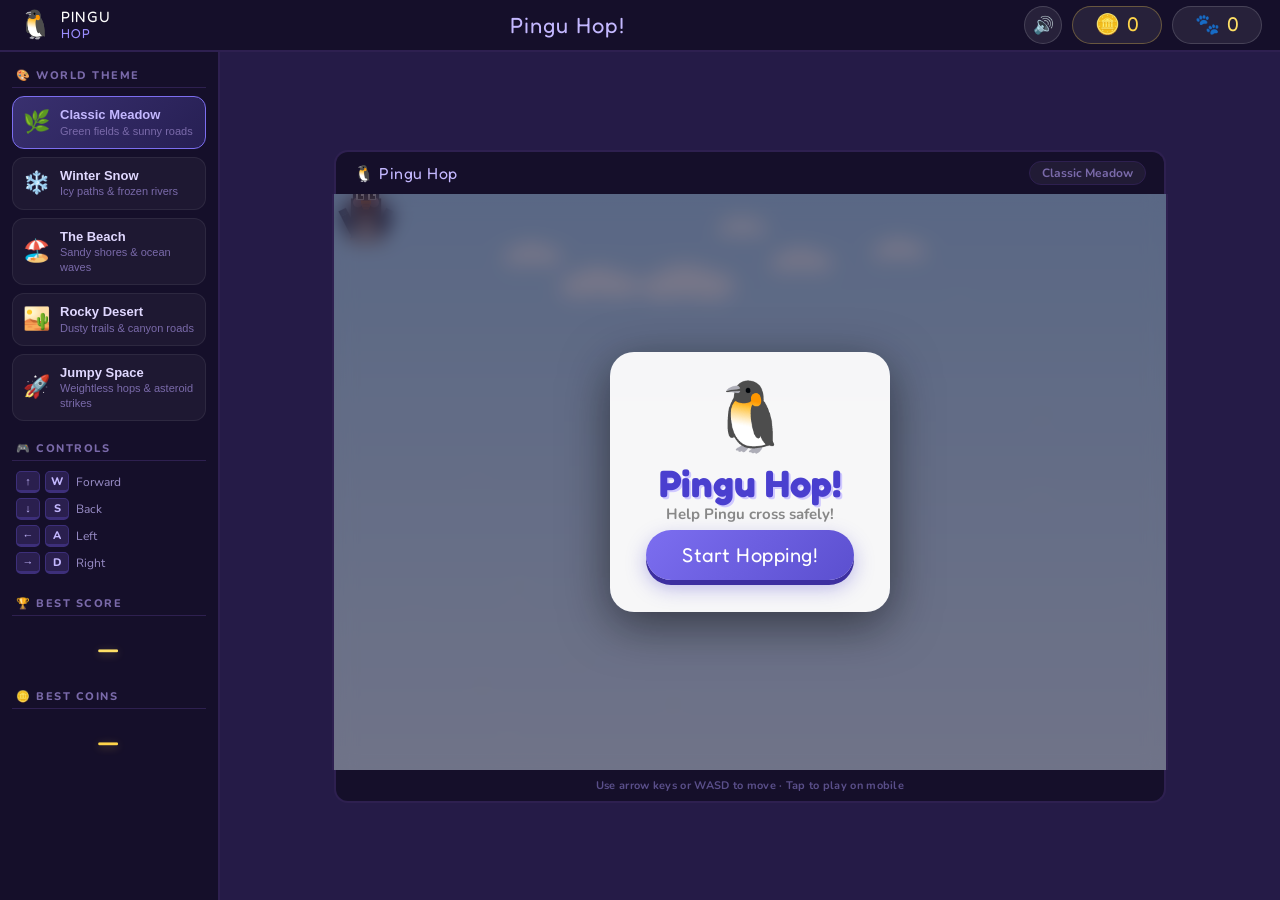
<file: crossy-road/index.html>
<!DOCTYPE html>
<html lang="en">
<head>
  <meta charset="UTF-8" />
  <meta name="viewport" content="width=device-width, initial-scale=1.0" />
  <title>Pingu Hop 🐧</title>
  <link rel="stylesheet" href="style.css" />
</head>
<body>

  <!-- ── App Shell ───────────────────────────── -->
  <div id="app">

    <!-- ── Top Bar ──────────────────────────── -->
    <header id="topbar">
      <div id="topbar-logo">
        <span class="logo-icon">🐧</span>
        <span class="logo-text">PINGU<br><span class="logo-sub">HOP</span></span>
      </div>
      <div id="topbar-title">Pingu Hop!</div>
      <div id="topbar-score-wrap">
        <button id="mute-btn" type="button" title="Mute/unmute music">🔊</button>
        <div id="topbar-coins">🪙 <span id="coins">0</span></div>
        <div id="topbar-score">🐾 <span id="score">0</span></div>
      </div>
    </header>

    <!-- ── Main Content ─────────────────────── -->
    <div id="main">

      <!-- ── Left Sidebar ───────────────────── -->
      <aside id="sidebar">
        <div class="sidebar-section">
          <div class="sidebar-heading">🎨 World Theme</div>

          <button class="theme-btn active" data-theme="default">
            <span class="theme-icon">🌿</span>
            <div class="theme-info">
              <div class="theme-name">Classic Meadow</div>
              <div class="theme-desc">Green fields &amp; sunny roads</div>
            </div>
          </button>

          <button class="theme-btn" data-theme="winter">
            <span class="theme-icon">❄️</span>
            <div class="theme-info">
              <div class="theme-name">Winter Snow</div>
              <div class="theme-desc">Icy paths &amp; frozen rivers</div>
            </div>
          </button>

          <button class="theme-btn" data-theme="beach">
            <span class="theme-icon">🏖️</span>
            <div class="theme-info">
              <div class="theme-name">The Beach</div>
              <div class="theme-desc">Sandy shores &amp; ocean waves</div>
            </div>
          </button>

          <button class="theme-btn" data-theme="desert">
            <span class="theme-icon">🏜️</span>
            <div class="theme-info">
              <div class="theme-name">Rocky Desert</div>
              <div class="theme-desc">Dusty trails &amp; canyon roads</div>
            </div>
          </button>

          <button class="theme-btn" data-theme="space">
            <span class="theme-icon">🚀</span>
            <div class="theme-info">
              <div class="theme-name">Jumpy Space</div>
              <div class="theme-desc">Weightless hops &amp; asteroid strikes</div>
            </div>
          </button>
        </div>

        <div class="sidebar-section">
          <div class="sidebar-heading">🎮 Controls</div>
          <div class="controls-grid">
            <div class="ctrl-row">
              <kbd>↑</kbd><kbd>W</kbd> <span>Forward</span>
            </div>
            <div class="ctrl-row">
              <kbd>↓</kbd><kbd>S</kbd> <span>Back</span>
            </div>
            <div class="ctrl-row">
              <kbd>←</kbd><kbd>A</kbd> <span>Left</span>
            </div>
            <div class="ctrl-row">
              <kbd>→</kbd><kbd>D</kbd> <span>Right</span>
            </div>
          </div>
        </div>

        <div class="sidebar-section">
          <div class="sidebar-heading">🏆 Best Score</div>
          <div id="sidebar-highscore">—</div>
        </div>

        <div class="sidebar-section">
          <div class="sidebar-heading">🪙 Best Coins</div>
          <div id="sidebar-best-coins" class="stat-gold">—</div>
        </div>
      </aside>

      <!-- ── Game Frame ──────────────────────── -->
      <div id="game-frame">
        <!-- Title bar mimicking the Crossy Road chrome -->
        <div id="frame-titlebar">
          <span id="frame-game-title">🐧 Pingu Hop</span>
          <span id="frame-theme-label">Classic Meadow</span>
        </div>

        <!-- The actual game -->
        <div id="game-container">
          <canvas id="gameCanvas"></canvas>

          <!-- Start Screen -->
          <div id="start-screen" class="screen">
            <div class="screen-content">
              <div class="penguin-logo">🐧</div>
              <h1>Pingu Hop!</h1>
              <p class="subtitle">Help Pingu cross safely!</p>
              <button id="start-btn" class="btn">Start Hopping!</button>
            </div>
          </div>

          <!-- Game Over Screen -->
          <div id="gameover-screen" class="screen hidden">
            <div class="screen-content">
              <div class="penguin-logo sad">🐧</div>
              <h1>Oh no!</h1>
              <p id="gameover-reason" class="subtitle"></p>
              <div class="score-display-final">
                <p>You crossed</p>
                <div id="final-score">0</div>
                <p>lanes!</p>
              </div>
              <div id="high-score-display" class="high-score"></div>
              <div class="score-display-final coins-final">
                <p>🪙 Coins collected</p>
                <div id="final-coins">0</div>
              </div>
              <div id="high-coins-display" class="high-score"></div>
              <button id="restart-btn" class="btn">Try Again!</button>
            </div>
          </div>
        </div>

        <!-- Bottom bar -->
        <div id="frame-bottombar">
          <span>Use arrow keys or WASD to move · Tap to play on mobile</span>
        </div>
      </div>

    </div><!-- /main -->
  </div><!-- /app -->

  <script src="game.js"></script>
</body>
</html>
</file>
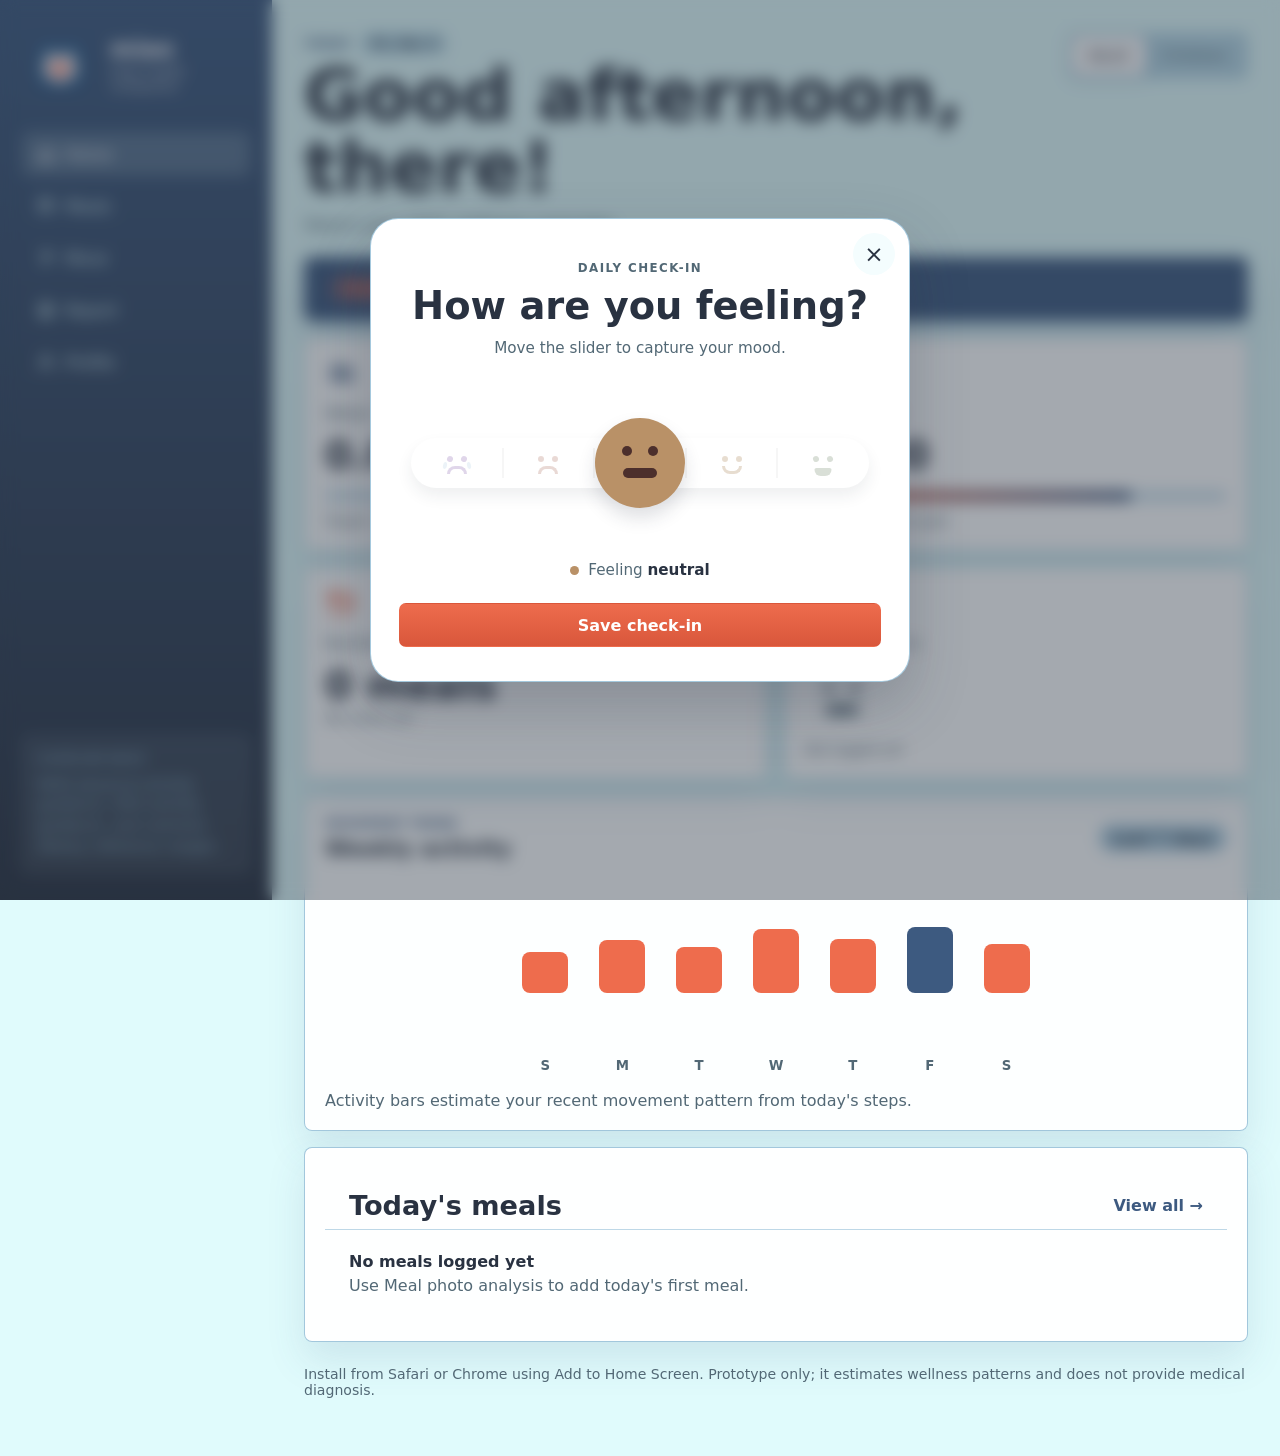
<file: Health tracker/index.html>
<!doctype html>
<html lang="en">
  <head>
    <meta charset="utf-8" />
    <meta name="viewport" content="width=device-width, initial-scale=1, viewport-fit=cover" />
    <meta name="theme-color" content="#3d5a80" />
    <meta name="apple-mobile-web-app-capable" content="yes" />
    <meta name="apple-mobile-web-app-status-bar-style" content="black-translucent" />
    <meta name="apple-mobile-web-app-title" content="miao" />
    <title>miao</title>
    <link rel="icon" href="./miao-logo.png" type="image/png" />
    <link rel="apple-touch-icon" href="./miao-logo.png" />
    <link rel="manifest" href="./manifest.webmanifest" />
    <link rel="stylesheet" href="./styles.css" />
  </head>
  <body>
    <div class="app-shell">
      <aside class="sidebar" aria-label="Main navigation">
        <div class="brand">
          <img class="brand-logo" src="./miao-logo.png" alt="" />
          <div class="brand-copy">
            <strong>miao</strong>
            <span>Daily health companion</span>
          </div>
        </div>
        <nav>
          <a href="#dashboard" class="active" data-tab="dashboard" data-child-icon="⌂">
            <svg viewBox="0 0 24 24" aria-hidden="true"><path d="M4 11.5 12 5l8 6.5V20a1 1 0 0 1-1 1h-5v-6h-4v6H5a1 1 0 0 1-1-1v-8.5Z" /></svg>
            <span>Home</span>
          </a>
          <a href="#meals" data-tab="meals" data-child-icon="♡">
            <svg viewBox="0 0 24 24" aria-hidden="true"><path d="M5 3v18M9 3v7a4 4 0 0 1-4 4M14 3v18M14 3c4 1.8 5.8 4.8 5.8 9.2 0 2.8-1.7 4.8-5.8 5.8" /></svg>
            <span>Meals</span>
          </a>
          <a href="#movement" data-tab="movement" data-child-icon="🐾">
            <svg viewBox="0 0 24 24" aria-hidden="true"><path d="M7 21c1.8-2.4 2.9-4.6 3.2-6.7M13.5 9.5l-3.1 4.8M6.5 9l3-4.5L14 6l3 3.5M14 6l-1.6 3.2 3.4 1.7L19 16M16 3.4h.1" /></svg>
            <span>Move</span>
          </a>
          <a href="#report" data-tab="report" data-child-icon="★">
            <svg viewBox="0 0 24 24" aria-hidden="true"><path d="M5 19V5a1 1 0 0 1 1-1h9l4 4v11a1 1 0 0 1-1 1H6a1 1 0 0 1-1-1Z" /><path d="M14 4v5h5M8 14h8M8 17h5" /></svg>
            <span>Report</span>
          </a>
          <a href="#profile" data-tab="profile" data-child-icon="☻">
            <svg viewBox="0 0 24 24" aria-hidden="true"><path d="M12 12a4 4 0 1 0 0-8 4 4 0 0 0 0 8ZM4 21a8 8 0 0 1 16 0" /></svg>
            <span>Profile</span>
          </a>
        </nav>
        <div class="standards">
          <span>Guideline basis</span>
          <p>WHO physical activity guidance, HHS activity guidance, and common dietary reference ranges.</p>
        </div>
      </aside>

      <main>
        <div class="install-banner" id="installBanner" hidden>
          <div>
            <strong>Install miao</strong>
            <span>Use it like a phone app, even offline.</span>
          </div>
          <button class="secondary" id="installApp">Install</button>
        </div>

        <section id="dashboard" class="app-page active" data-page="dashboard">
          <div class="topbar dashboard-topbar">
            <div>
              <p class="eyebrow today-line">Today <span id="todayDate">--</span></p>
              <h1 id="dashboardGreeting">Good day</h1>
              <p class="dashboard-subtitle">Here's your daily wellness overview.</p>
            </div>
            <div class="mode-switch" role="group" aria-label="Health mode">
              <button class="segmented active" data-mode="adult">Adult</button>
              <button class="segmented" data-mode="child">Children</button>
            </div>
          </div>

          <section class="wellness-hero" aria-label="Wellness journey">
            <span class="hero-pill">Your wellness journey</span>
          </section>

          <section class="summary-grid dashboard-summary" aria-label="Daily summary">
            <article class="metric dashboard-card water-card">
              <span class="metric-icon" aria-hidden="true">
                <svg viewBox="0 0 24 24">
                  <path d="M8.5 3.8C6.3 6.5 4.8 8.9 4.8 12a3.7 3.7 0 0 0 7.4 0c0-3.1-1.5-5.5-3.7-8.2Z" />
                  <path d="M16.2 6.2c-1.9 2.3-3.2 4.4-3.2 7.1a3.2 3.2 0 0 0 6.4 0c0-2.7-1.3-4.8-3.2-7.1Z" />
                  <path d="M7 12.5a2 2 0 0 0 2 1.8" />
                </svg>
              </span>
              <span class="metric-label" data-adult-label="Water intake" data-child-label="Water sips">Water intake</span>
              <strong id="waterSummary">0.0 L</strong>
              <div class="metric-progress"><i id="waterProgress"></i></div>
              <small id="waterTarget">Target 2.7 L</small>
            </article>
            <article class="metric dashboard-card steps-card">
              <span class="metric-icon" aria-hidden="true">
                <svg viewBox="0 0 24 24">
                  <path d="M7.6 13.3c-1.3.2-2.4 1.6-2.2 3.2.2 1.3 1 2.1 2.1 2 1.3-.1 2.3-1.5 2.1-3.1-.1-1.3-.9-2.2-2-2.1Z" />
                  <path d="M6.9 9.8c-.7.1-1.2.7-1.1 1.4.1.6.5 1 1.1.9.7-.1 1.2-.7 1.1-1.4-.1-.6-.5-1-1.1-.9Z" />
                  <path d="M16.5 4.7c1.3.2 2.4 1.6 2.2 3.2-.2 1.3-1 2.1-2.1 2-1.3-.1-2.3-1.5-2.1-3.1.1-1.3.9-2.2 2-2.1Z" />
                  <path d="M17.1 12.1c.7.1 1.2.7 1.1 1.4-.1.6-.5 1-1.1.9-.7-.1-1.2-.7-1.1-1.4.1-.6.5-1 1.1-.9Z" />
                </svg>
              </span>
              <span class="metric-label" data-adult-label="Steps today" data-child-label="Paws today">Steps today</span>
              <strong id="stepSummary">0 steps</strong>
              <div class="metric-progress"><i id="stepProgress"></i></div>
              <small id="stepGoalLabel">Personal activity goal</small>
            </article>
            <article class="metric dashboard-card nutrition-card">
              <span class="metric-icon" aria-hidden="true">
                <svg viewBox="0 0 24 24">
                  <path d="M6 3v8" />
                  <path d="M4 3v4.8a2 2 0 0 0 4 0V3" />
                  <path d="M6 11v10" />
                  <path d="M15 3v18" />
                  <path d="M15 3c3.2 1.4 4.8 3.9 4.8 7.5 0 2.3-1.4 4-4.8 4.7" />
                </svg>
              </span>
              <span class="metric-label" data-adult-label="Nutrition" data-child-label="Yummy fuel">Nutrition</span>
              <strong id="mealCountSummary">0 meals</strong>
              <small id="foodBalanceText">No meals yet</small>
            </article>
            <article class="metric dashboard-card wellness-card">
              <span class="metric-icon" aria-hidden="true">
                <svg viewBox="0 0 24 24">
                  <path d="M3 12h3l2-5 3.5 10 2.5-6h3" />
                  <path d="M17.2 10.8c.8-1.5 3.8-1.3 3.8 1.6 0 2.5-3 4.7-5.3 6.3-1.1-.8-2.6-1.9-3.8-3.2" />
                </svg>
              </span>
              <span class="metric-label" data-adult-label="Mood check-in" data-child-label="Mood check-in">Mood check-in</span>
              <strong id="scoreSummary">--</strong>
              <small id="scoreNote">Generate a report</small>
            </article>
          </section>

          <section class="panel weekly-activity" aria-label="Weekly activity">
            <div class="panel-title">
              <div>
                <p class="eyebrow">Movement trend</p>
                <h2>Weekly activity</h2>
              </div>
              <span class="range-pill">Last 7 days</span>
            </div>
            <div class="activity-bars" id="weeklyActivityBars">
              <span style="--level: 42%"><i></i><small>S</small></span>
              <span style="--level: 62%"><i></i><small>M</small></span>
              <span style="--level: 50%"><i></i><small>T</small></span>
              <span style="--level: 78%"><i></i><small>W</small></span>
              <span style="--level: 58%"><i></i><small>T</small></span>
              <span class="active" style="--level: 70%"><i></i><small>F</small></span>
              <span style="--level: 54%"><i></i><small>S</small></span>
            </div>
            <p class="weekly-note">Activity bars estimate your recent movement pattern from today's steps.</p>
          </section>

          <section class="panel dashboard-meals" aria-label="Today's meals">
            <div class="dashboard-meals-header">
              <h2>Today's meals</h2>
              <a href="#meals">View all <span aria-hidden="true">→</span></a>
            </div>
            <div id="dashboardMealsList" class="dashboard-meals-list">
              <div class="dashboard-empty-meal">
                <strong>No meals logged yet</strong>
                <span>Use Meal photo analysis to add today's first meal.</span>
              </div>
            </div>
          </section>

        </section>

        <section id="profile" class="app-page" data-page="profile">
          <div class="topbar">
            <div>
              <p class="eyebrow">Personal details</p>
              <h1>Profile</h1>
            </div>
          </div>

          <article class="panel profile-panel">
            <div class="panel-title">
              <div>
                <p class="eyebrow">Setup</p>
                <h2>Edit your information</h2>
              </div>
            </div>
            <form id="profileForm" class="form-grid">
              <label>Name
                <input id="fullName" type="text" autocomplete="name" placeholder="Your name" />
              </label>
              <label>Height
                <span><input id="height" type="number" min="80" max="230" value="170" /> cm</span>
              </label>
              <label>Weight
                <span><input id="weight" type="number" min="20" max="250" value="65" /> kg</span>
              </label>
              <label>Age
                <span><input id="age" type="number" min="3" max="100" value="30" /> yrs</span>
              </label>
              <label>Sex
                <select id="sex">
                  <option value="female">Female</option>
                  <option value="male">Male</option>
                </select>
              </label>
              <button class="secondary" type="submit">Save profile</button>
            </form>
          </article>
        </section>

        <section id="meals" class="app-page panel" data-page="meals">
          <div class="panel-title meal-hero-title">
            <div>
              <p class="eyebrow">Food intelligence</p>
              <h2>Scan your meal</h2>
              <p class="meal-page-copy">Upload a meal photo, let AI identify ingredients, then edit portions before saving to your diary.</p>
            </div>
            <button class="secondary" id="clearMeals">Clear meals</button>
          </div>
          <div class="meal-layout">
            <div class="upload-zone scan-zone">
              <input id="mealPhoto" type="file" accept="image/*" capture="environment" />
              <img id="mealPreview" alt="" />
              <div class="scanner-frame" aria-hidden="true">
                <span></span><span></span><span></span><span></span>
              </div>
              <div class="scan-caption" aria-hidden="true">Align food inside the scanner</div>
              <div id="uploadHint">
                <svg viewBox="0 0 24 24" aria-hidden="true"><path d="M4 16.5V19a1 1 0 0 0 1 1h14a1 1 0 0 0 1-1v-2.5M16 8l-4-4-4 4M12 4v12" /></svg>
                <strong>Add a food photo</strong>
                <span>Tap here or drop a JPEG, PNG, or WebP under 8 MB.</span>
              </div>
            </div>
            <form id="mealForm" class="meal-form">
              <section class="meal-water-card" aria-label="Water logging in meals">
                <div>
                  <p class="eyebrow">Hydration</p>
                  <h3>Log water with meals</h3>
                  <strong id="mealWaterSummary">0.0 L</strong>
                  <small id="mealWaterTarget">Target 2.7 L</small>
                </div>
                <div class="meal-water-visual">
                  <div class="mini-bottle" id="mealWaterBottle" aria-hidden="true">
                    <div class="pour-stream"></div>
                    <div id="mealWaterFill"><span class="water-wave"></span></div>
                  </div>
                  <div class="meal-water-controls">
                    <label for="mealWaterAmount">Add water</label>
                    <div class="inline-control">
                      <input id="mealWaterAmount" type="number" min="50" max="2000" step="50" value="250" />
                      <span>ml</span>
                    </div>
                    <div class="meal-water-actions">
                      <button id="mealAddWater" class="primary" type="button">Add drink</button>
                      <button id="mealResetWater" class="secondary" type="button">Reset</button>
                    </div>
                  </div>
                </div>
              </section>
              <div class="ai-status" id="aiStatus">
                <strong>Waiting for photo</strong>
                <span>Choose a valid image, then scan the visible foods.</span>
              </div>
              <button class="primary scan-meal-button" id="detectFoodButton" type="button" disabled>
                <svg viewBox="0 0 24 24" aria-hidden="true"><path d="M4 8V5a1 1 0 0 1 1-1h3M16 4h3a1 1 0 0 1 1 1v3M20 16v3a1 1 0 0 1-1 1h-3M8 20H5a1 1 0 0 1-1-1v-3" /><path d="M8 12h8M12 8v8" /></svg>
                Scan Meal
              </button>
              <div class="analysis-result" id="analysisResult" hidden></div>
              <div class="save-meal-controls">
                <label>Date
                  <input id="mealDate" type="date" />
                </label>
                <label>Meal name
                  <input id="mealName" type="text" list="mealNameOptions" placeholder="Lunch" />
                  <datalist id="mealNameOptions">
                    <option value="Breakfast"></option>
                    <option value="Lunch"></option>
                    <option value="Dinner"></option>
                    <option value="Snack"></option>
                  </datalist>
                </label>
              </div>
              <button class="primary" id="addMealButton" type="submit" disabled>Save Meal</button>
            </form>
          </div>
          <div class="history-toolbar">
            <div>
              <p class="eyebrow">Meal history</p>
              <h2>Saved meals</h2>
            </div>
            <button class="secondary" id="loadOlderDays" type="button">Load older days</button>
          </div>
          <div id="historyStatus" class="history-status">Loading meal history...</div>
          <div id="mealHistory" class="history-list"></div>
          <div id="mealList" class="records" hidden></div>
        </section>

        <section id="movement" class="app-page" data-page="movement">
          <div class="topbar">
            <div>
              <p class="eyebrow">Movement</p>
              <h1>Activity</h1>
            </div>
          </div>
          <div class="work-grid">
          <article class="panel">
            <div class="panel-title">
              <div>
                <p class="eyebrow">Apple Health</p>
                <h2>Steps and walking</h2>
              </div>
              <button class="icon-button" id="mockSync" aria-label="Sync sample Health data">
                <svg viewBox="0 0 24 24" aria-hidden="true"><path d="M21 12a9 9 0 0 1-15 6.7M3 12a9 9 0 0 1 15-6.7M18 3v5h-5M6 21v-5h5" /></svg>
              </button>
            </div>
            <div class="health-note">HealthKit requires an iOS app permission layer. This web prototype accepts Apple Health export values or a future app sync payload.</div>
            <form id="healthForm" class="form-grid">
              <label>Steps
                <input id="steps" type="number" min="0" value="6200" />
              </label>
              <label>Walking time
                <span><input id="walkMinutes" type="number" min="0" value="52" /> min</span>
              </label>
              <button class="secondary" type="submit">Save movement</button>
            </form>
          </article>

          <article class="panel">
            <div class="panel-title">
              <div>
                <p class="eyebrow">Exercise</p>
                <h2>Gym or workout</h2>
              </div>
            </div>
            <form id="exerciseForm" class="form-grid">
              <label>Type
                <select id="exerciseType">
                  <option value="gym">Gym strength</option>
                  <option value="run">Running</option>
                  <option value="cycle">Cycling</option>
                  <option value="swim">Swimming</option>
                  <option value="yoga">Yoga</option>
                </select>
              </label>
              <label>Duration
                <span><input id="exerciseMinutes" type="number" min="5" value="45" /> min</span>
              </label>
              <label>Intensity
                <select id="exerciseIntensity">
                  <option value="light">Light</option>
                  <option value="moderate" selected>Moderate</option>
                  <option value="vigorous">Vigorous</option>
                </select>
              </label>
              <button class="primary" type="submit">Add exercise</button>
            </form>
            <div id="exerciseList" class="records compact"></div>
          </article>
          </div>
        </section>

        <section id="report" class="app-page panel report-panel" data-page="report">
          <div class="panel-title">
            <div>
              <p class="eyebrow">Agent report</p>
              <h2>Weekly health review</h2>
            </div>
            <div class="report-actions">
              <button class="secondary" id="downloadReportPdf" type="button">Download PDF</button>
              <button class="primary" id="generateReport">Generate report</button>
            </div>
          </div>
          <div class="report-grid">
            <div class="chart-wrap">
              <canvas id="macroChart" width="260" height="260" aria-label="Food component pie chart"></canvas>
              <div id="chartLegend" class="legend"></div>
            </div>
            <div id="reportOutput" class="report-copy">
              <h3>Ready when you are</h3>
              <p>Add water, meals, movement, and exercise, then generate a weekly report. The agent will estimate intake, expenditure, balance, and next-week advice.</p>
            </div>
          </div>
        </section>

        <footer>
          Install from Safari or Chrome using Add to Home Screen. Prototype only; it estimates wellness patterns and does not provide medical diagnosis.
        </footer>
      </main>
    </div>

    <div class="mood-modal" id="moodModal" role="dialog" aria-modal="true" aria-labelledby="moodTitle" hidden>
      <section class="mood-card">
        <button class="mood-close" id="moodClose" type="button" aria-label="Close mood check-in">×</button>
        <header class="mood-card__header">
          <p class="mood-card__kicker">Daily check-in</p>
          <h2 id="moodTitle">How are you feeling?</h2>
          <p class="mood-card__intro">Move the slider to capture your mood.</p>
        </header>
        <div class="mood-slider" id="moodSlider" role="group" aria-label="Mood rating">
          <div class="mood-slider__track" aria-hidden="true">
            <i class="mood-slider__divider" style="left:20%"></i>
            <i class="mood-slider__divider" style="left:40%"></i>
            <i class="mood-slider__divider" style="left:60%"></i>
            <i class="mood-slider__divider" style="left:80%"></i>
          </div>
          <div class="mood-slider__stops" id="moodStops"></div>
          <div class="mood-slider__thumb" id="moodThumb" aria-hidden="true"></div>
        </div>
        <div class="mood-card__result" aria-live="polite">
          <span class="mood-card__result-dot" id="moodDot"></span>
          <span>Feeling <strong id="moodResult"></strong></span>
        </div>
        <button class="primary mood-save" id="moodSave" type="button">Save check-in</button>
      </section>
    </div>

    <script src="./app.js"></script>
  </body>
</html>
</file>
<file: crossy-road/style.css>
@import url('https://fonts.googleapis.com/css2?family=Fredoka+One&family=Nunito:wght@400;700;800&display=swap');

*, *::before, *::after { margin: 0; padding: 0; box-sizing: border-box; }

/* ─────────────────────────────────────────────
   APP SHELL  — dark purple, fills viewport
───────────────────────────────────────────── */
body {
  font-family: 'Nunito', sans-serif;
  background: #1e1535;
  color: #fff;
  height: 100vh;
  overflow: hidden;
  display: flex;
  flex-direction: column;
}

#app {
  display: flex;
  flex-direction: column;
  height: 100vh;
  overflow: hidden;
}

/* ─────────────────────────────────────────────
   TOP BAR
───────────────────────────────────────────── */
#topbar {
  flex-shrink: 0;
  height: 52px;
  background: #150f2a;
  border-bottom: 2px solid #2e2050;
  display: flex;
  align-items: center;
  padding: 0 18px;
  gap: 16px;
  z-index: 100;
}

#topbar-logo {
  display: flex;
  align-items: center;
  gap: 8px;
  text-decoration: none;
}

.logo-icon { font-size: 28px; line-height: 1; }

.logo-text {
  font-family: 'Fredoka One', cursive;
  font-size: 15px;
  line-height: 1.1;
  color: #fff;
  text-transform: uppercase;
  letter-spacing: 1px;
}

.logo-sub { color: #9b8dff; font-size: 13px; }

#topbar-title {
  flex: 1;
  text-align: center;
  font-family: 'Fredoka One', cursive;
  font-size: 22px;
  color: #c4b8ff;
  letter-spacing: 1px;
}

#topbar-score-wrap { margin-left: auto; display: flex; gap: 10px; }

#topbar-score, #topbar-coins {
  background: rgba(255,255,255,0.08);
  border: 1.5px solid rgba(255,255,255,0.15);
  border-radius: 50px;
  padding: 5px 18px;
  font-family: 'Fredoka One', cursive;
  font-size: 20px;
  color: #ffe066;
  letter-spacing: 1px;
  min-width: 90px;
  text-align: center;
}

#topbar-coins {
  color: #ffd54a;
  border-color: rgba(255,213,74,0.3);
}

#mute-btn {
  background: rgba(255,255,255,0.08);
  border: 1.5px solid rgba(255,255,255,0.15);
  border-radius: 50px;
  width: 38px;
  height: 38px;
  font-size: 17px;
  line-height: 1;
  cursor: pointer;
  color: #fff;
  transition: background 0.15s, transform 0.1s;
}
#mute-btn:hover  { background: rgba(255,255,255,0.16); }
#mute-btn:active { transform: scale(0.92); }

/* ─────────────────────────────────────────────
   MAIN ROW  — sidebar + game frame
───────────────────────────────────────────── */
#main {
  flex: 1;
  display: flex;
  overflow: hidden;
  align-items: stretch;
}

/* ─────────────────────────────────────────────
   LEFT SIDEBAR
───────────────────────────────────────────── */
#sidebar {
  flex-shrink: 0;
  width: 220px;
  background: #150f2a;
  border-right: 2px solid #2e2050;
  overflow-y: auto;
  padding: 16px 12px;
  display: flex;
  flex-direction: column;
  gap: 20px;
}

#sidebar::-webkit-scrollbar { width: 4px; }
#sidebar::-webkit-scrollbar-track { background: transparent; }
#sidebar::-webkit-scrollbar-thumb { background: #3a2d6a; border-radius: 4px; }

.sidebar-section {
  display: flex;
  flex-direction: column;
  gap: 8px;
}

.sidebar-heading {
  font-size: 11px;
  font-weight: 800;
  text-transform: uppercase;
  letter-spacing: 1.5px;
  color: #7a6aaa;
  padding: 0 4px 4px;
  border-bottom: 1px solid #2e2050;
}

/* Theme buttons */
.theme-btn {
  display: flex;
  align-items: center;
  gap: 10px;
  background: rgba(255,255,255,0.04);
  border: 1.5px solid rgba(255,255,255,0.07);
  border-radius: 12px;
  padding: 10px 10px;
  cursor: pointer;
  transition: background 0.15s, border-color 0.15s, transform 0.1s;
  text-align: left;
  width: 100%;
  color: #d0c8ff;
}

.theme-btn:hover {
  background: rgba(255,255,255,0.09);
  border-color: rgba(155,141,255,0.4);
  transform: translateX(2px);
}

.theme-btn.active {
  background: linear-gradient(135deg, rgba(124,110,240,0.35), rgba(91,79,207,0.25));
  border-color: #7c6ef0;
  color: #fff;
}

.theme-btn.active .theme-name { color: #c4b8ff; }

.theme-icon { font-size: 22px; line-height: 1; flex-shrink: 0; }

.theme-info { display: flex; flex-direction: column; gap: 1px; }

.theme-name {
  font-weight: 800;
  font-size: 13px;
  color: #e0d8ff;
  line-height: 1.2;
}

.theme-desc {
  font-size: 11px;
  color: #7a6aaa;
  line-height: 1.3;
}

/* Controls grid */
.controls-grid {
  display: flex;
  flex-direction: column;
  gap: 5px;
  padding: 2px 4px;
}

.ctrl-row {
  display: flex;
  align-items: center;
  gap: 5px;
  font-size: 12px;
  color: #9a8ec8;
}

.ctrl-row span { margin-left: 2px; }

kbd {
  display: inline-flex;
  justify-content: center;
  align-items: center;
  min-width: 24px;
  height: 22px;
  padding: 0 5px;
  background: #2a1f4e;
  border: 1.5px solid #3d2f7a;
  border-bottom-width: 3px;
  border-radius: 5px;
  font-family: 'Nunito', sans-serif;
  font-size: 11px;
  font-weight: 800;
  color: #c4b8ff;
}

/* High score */
#sidebar-highscore {
  font-family: 'Fredoka One', cursive;
  font-size: 32px;
  color: #ffe066;
  text-align: center;
  padding: 4px 0 2px;
  text-shadow: 0 2px 8px rgba(255,224,102,0.3);
}

/* Best coins (same treatment, gold-accented) */
.stat-gold {
  font-family: 'Fredoka One', cursive;
  font-size: 32px;
  color: #ffd54a;
  text-align: center;
  padding: 4px 0 2px;
  text-shadow: 0 2px 8px rgba(255,213,74,0.3);
}

/* ─────────────────────────────────────────────
   GAME FRAME  — centred content area
───────────────────────────────────────────── */
#game-frame {
  flex: 1;
  display: flex;
  flex-direction: column;
  align-items: center;
  justify-content: center;
  background: #251b47;
  overflow: hidden;
  gap: 0;
}

/* Frame title bar — mimics the Crossy Road chrome strip */
#frame-titlebar {
  width: 832px;
  max-width: 95vw;
  background: #150f2a;
  border: 2px solid #2e2050;
  border-bottom: none;
  border-radius: 14px 14px 0 0;
  padding: 9px 18px;
  display: flex;
  align-items: center;
  justify-content: space-between;
}

#frame-game-title {
  font-family: 'Fredoka One', cursive;
  font-size: 16px;
  color: #c4b8ff;
  letter-spacing: 0.5px;
}

#frame-theme-label {
  font-size: 12px;
  font-weight: 700;
  color: #7a6aaa;
  background: rgba(255,255,255,0.05);
  border: 1px solid #2e2050;
  border-radius: 20px;
  padding: 3px 12px;
}

/* Canvas wrapper */
#game-container {
  position: relative;
  line-height: 0;   /* removes inline gap below canvas */
  border: 2px solid #2e2050;
  border-top: none;
  border-bottom: none;
}

#gameCanvas {
  display: block;
}

/* Bottom bar */
#frame-bottombar {
  width: 832px;
  max-width: 95vw;
  background: #150f2a;
  border: 2px solid #2e2050;
  border-top: none;
  border-radius: 0 0 14px 14px;
  padding: 8px 18px;
  font-size: 11px;
  color: #5a4f8a;
  text-align: center;
  font-weight: 700;
  letter-spacing: 0.3px;
}

/* ─────────────────────────────────────────────
   IN-GAME SCREENS  (start / game-over)
───────────────────────────────────────────── */
.screen {
  position: absolute;
  inset: 0;
  display: flex;
  justify-content: center;
  align-items: center;
  background: rgba(20, 13, 40, 0.55);
  backdrop-filter: blur(10px);
  z-index: 20;
  animation: fadeIn 0.25s ease;
}

.screen.hidden { display: none; }

@keyframes fadeIn {
  from { opacity: 0; transform: scale(0.96); }
  to   { opacity: 1; transform: scale(1); }
}

.screen-content {
  text-align: center;
  display: flex;
  flex-direction: column;
  align-items: center;
  gap: 12px;
  padding: 32px 36px;
  background: rgba(255,255,255,0.94);
  border-radius: 24px;
  box-shadow: 0 12px 48px rgba(0,0,0,0.5);
  min-width: 270px;
}

.penguin-logo {
  font-size: 68px;
  line-height: 1;
  animation: bounce 0.8s infinite alternate;
}
.penguin-logo.sad { animation: wobble 0.6s infinite alternate; }

@keyframes bounce {
  from { transform: translateY(0); }
  to   { transform: translateY(-10px); }
}
@keyframes wobble {
  from { transform: rotate(-10deg); }
  to   { transform: rotate(10deg); }
}

h1 {
  font-family: 'Fredoka One', cursive;
  font-size: 38px;
  color: #4a3fcf;
  text-shadow: 2px 2px 0 #d0c9ff;
  line-height: 1;
}

.subtitle {
  font-size: 15px;
  color: #888;
  font-weight: 700;
}

.score-display-final {
  display: flex;
  flex-direction: column;
  align-items: center;
  gap: 2px;
  color: #777;
  font-size: 14px;
  font-weight: 700;
}

#final-score {
  font-family: 'Fredoka One', cursive;
  font-size: 54px;
  color: #4a3fcf;
  line-height: 1.1;
}

.coins-final {
  margin-top: 8px;
}

#final-coins {
  font-family: 'Fredoka One', cursive;
  font-size: 34px;
  color: #dd9c00;
  line-height: 1.1;
}

.high-score {
  font-size: 13px;
  color: #f97316;
  font-weight: 800;
}

/* ── Button ──────────────────────────────── */
.btn {
  background: linear-gradient(135deg, #7c6ef0, #5b4fcf);
  color: white;
  border: none;
  border-radius: 50px;
  padding: 13px 36px;
  font-family: 'Fredoka One', cursive;
  font-size: 20px;
  cursor: pointer;
  box-shadow: 0 5px 0 #3d2fa0, 0 8px 20px rgba(91,79,207,0.4);
  transition: transform 0.1s, box-shadow 0.1s;
  letter-spacing: 0.5px;
  margin-top: 4px;
}
.btn:hover {
  transform: translateY(-2px);
  box-shadow: 0 7px 0 #3d2fa0, 0 12px 24px rgba(91,79,207,0.45);
}
.btn:active {
  transform: translateY(3px);
  box-shadow: 0 2px 0 #3d2fa0, 0 4px 10px rgba(91,79,207,0.3);
}
</file>
<file: Health tracker/styles.css>
:root {
  --cream: #e0fbfc;
  --pale: #98c1d9;
  --sage: #98c1d9;
  --leaf: #ee6c4d;
  --mint: #ee6c4d;
  --ink: #293241;
  --muted: #526875;
  --line: #98c1d9;
  --panel: #ffffff;
  --wash: #f4fdfe;
  --mint-dark: #3d5a80;
  --coral: #ee6c4d;
  --gold: #ee6c4d;
  --blue: #98c1d9;
  --plum: #293241;
  --shadow: 0 18px 38px rgba(61, 90, 128, 0.13);
  --safe-top: env(safe-area-inset-top, 0px);
  --safe-bottom: env(safe-area-inset-bottom, 0px);
}

* { box-sizing: border-box; }

html { scroll-behavior: smooth; }

body {
  margin: 0;
  font-family: Inter, ui-sans-serif, system-ui, -apple-system, BlinkMacSystemFont, "Segoe UI", sans-serif;
  color: var(--ink);
  background: #e0fbfc;
  -webkit-tap-highlight-color: transparent;
}

button,
input,
select {
  font: inherit;
}

button {
  cursor: pointer;
}

.app-shell {
  min-height: 100vh;
  display: grid;
  grid-template-columns: 272px minmax(0, 1fr);
}

.sidebar {
  position: sticky;
  top: 0;
  height: 100vh;
  padding: 28px 22px;
  background: linear-gradient(180deg, #3d5a80 0%, #293241 100%);
  color: #ffffff;
  display: flex;
  flex-direction: column;
  gap: 28px;
}

.brand {
  display: flex;
  align-items: center;
  justify-content: flex-start;
  gap: 12px;
  min-height: 76px;
}

.brand-logo {
  display: block;
  width: 76px;
  height: 76px;
  object-fit: contain;
  border-radius: 8px;
}

.brand strong,
.brand span {
  display: block;
}

.brand-copy strong {
  color: #ffffff;
  font-size: 1.45rem;
  font-weight: 850;
  line-height: 1;
}

.brand-copy span {
  margin-top: 5px;
  color: rgba(255, 255, 255, 0.82);
  font-size: 0.78rem;
  line-height: 1.2;
}

.standards p,
.standards span {
  color: #98c1d9;
}

nav {
  display: grid;
  gap: 8px;
}

nav a {
  display: flex;
  align-items: center;
  gap: 9px;
  color: #e0fbfc;
  text-decoration: none;
  padding: 12px 14px;
  border-radius: 7px;
}

nav svg {
  width: 20px;
  height: 20px;
  flex: 0 0 auto;
  fill: none;
  stroke: currentColor;
  stroke-width: 2;
  stroke-linecap: round;
  stroke-linejoin: round;
}

nav a.active,
nav a:hover {
  background: rgba(224, 251, 252, 0.18);
  color: #ffffff;
}

.standards {
  margin-top: auto;
  padding: 14px;
  border: 1px solid rgba(224, 251, 252, 0.24);
  background: rgba(224, 251, 252, 0.08);
  border-radius: 8px;
}

.standards span {
  display: block;
  font-size: 0.78rem;
  text-transform: uppercase;
}

.standards p {
  margin: 8px 0 0;
  line-height: 1.45;
  font-size: 0.9rem;
}

main {
  width: min(1180px, 100%);
  padding: calc(32px + var(--safe-top)) 32px 32px;
  margin: 0 auto;
}

.install-banner {
  position: sticky;
  top: 14px;
  z-index: 6;
  display: flex;
  justify-content: space-between;
  gap: 12px;
  align-items: center;
  margin-bottom: 16px;
  padding: 12px;
  background: #3d5a80;
  color: #ffffff;
  border-radius: 8px;
  box-shadow: 0 16px 34px rgba(61, 90, 128, 0.22);
}

.install-banner strong,
.install-banner span {
  display: block;
}

.install-banner span {
  margin-top: 2px;
  color: var(--pale);
  font-size: 0.9rem;
}

.install-banner .secondary {
  background: var(--cream);
  border: 0;
  color: var(--ink);
}

.install-banner[hidden] {
  display: none;
}

.app-page {
  display: none;
}

.app-page.active {
  display: block;
}

.topbar,
.panel-title,
.water-visual,
.inline-control,
.mode-switch {
  display: flex;
  align-items: center;
}

.topbar,
.panel-title {
  justify-content: space-between;
  gap: 18px;
}

.topbar {
  margin-bottom: 22px;
}

.dashboard-topbar {
  align-items: flex-start;
}

.today-line {
  display: inline-flex;
  align-items: center;
  gap: 10px;
}

.today-line span {
  padding: 4px 10px;
  border-radius: 999px;
  background: rgba(152, 193, 217, 0.55);
  color: var(--ink);
  font-size: 0.78rem;
  text-transform: none;
}

.dashboard-subtitle {
  margin: 12px 0 0;
  color: var(--muted);
  font-size: 1.08rem;
}

.eyebrow {
  margin: 0 0 5px;
  color: #3d5a80;
  font-size: 0.78rem;
  font-weight: 760;
  text-transform: uppercase;
}

h1,
h2,
h3,
p {
  margin-top: 0;
}

h1 {
  margin-bottom: 0;
  font-size: clamp(2rem, 4vw, 3.9rem);
  line-height: 1;
}

.dashboard-topbar h1 {
  font-size: clamp(2.65rem, 5.6vw, 4.6rem);
  letter-spacing: 0;
}

h2 {
  margin-bottom: 0;
  font-size: 1.35rem;
}

h3 {
  margin-bottom: 8px;
}

.mode-switch {
  padding: 4px;
  background: rgba(152, 193, 217, 0.62);
  border-radius: 8px;
}

.segmented {
  border: 0;
  background: transparent;
  color: var(--muted);
  padding: 10px 16px;
  border-radius: 6px;
}

.segmented.active {
  background: var(--panel);
  color: var(--ink);
  box-shadow: 0 4px 14px rgba(61, 90, 128, 0.14);
}

.summary-grid {
  display: grid;
  grid-template-columns: repeat(4, minmax(0, 1fr));
  gap: 14px;
  margin-bottom: 16px;
}

.wellness-hero {
  margin-bottom: 16px;
  padding: 18px 24px;
  min-height: 0;
  border-radius: 8px;
  background: linear-gradient(135deg, #3d5a80 0%, #3d5a80 100%);
  color: #ffffff;
  box-shadow: 0 20px 42px rgba(61, 90, 128, 0.2);
}

.hero-pill,
.range-pill {
  display: inline-flex;
  align-items: center;
  min-height: 28px;
  padding: 4px 13px;
  border-radius: 999px;
  font-weight: 760;
}

.hero-pill {
  background: rgba(238, 108, 77, 0.22);
  color: #ee6c4d;
  text-transform: uppercase;
}

.wellness-hero h2 {
  margin-bottom: 16px;
  font-size: clamp(2rem, 4vw, 3rem);
  color: #ffffff;
}

.wellness-hero p {
  margin-bottom: 20px;
  color: #98c1d9;
  font-size: 1.08rem;
}

.wellness-hero strong,
.wellness-hero small {
  display: block;
}

.wellness-hero strong {
  margin-bottom: 16px;
  color: #ffffff;
  font-size: 1.25rem;
}

.wellness-hero small {
  color: rgba(224, 251, 252, 0.78);
  font-size: 1rem;
}

.dashboard-summary {
  grid-template-columns: repeat(2, minmax(0, 1fr));
  gap: 16px;
}

.metric,
.panel {
  background: rgba(255, 255, 255, 0.92);
  border: 1px solid rgba(152, 193, 217, 0.9);
  border-radius: 8px;
  box-shadow: var(--shadow);
}

.metric {
  padding: 18px;
}

.dashboard-card {
  min-height: 166px;
  padding: 20px;
  background: rgba(255, 255, 255, 0.96);
}

.dashboard-card .metric-icon {
  display: block;
  width: 34px;
  height: 34px;
  margin-bottom: 12px;
  color: #3d5a80;
}

.dashboard-card .metric-icon svg {
  display: block;
  width: 34px;
  height: 34px;
  fill: none;
  stroke: currentColor;
  stroke-width: 2.1;
  stroke-linecap: round;
  stroke-linejoin: round;
}

.dashboard-card .metric-icon svg path {
  fill: none;
}

.metric span,
.metric small,
label,
.health-note,
.record small,
.report-copy p,
footer {
  color: var(--muted);
}

.metric .metric-icon {
  color: #3d5a80;
}

.metric.water-card .metric-icon {
  color: #3d5a80;
}

.metric.steps-card .metric-icon {
  color: #3d5a80;
}

.metric.nutrition-card .metric-icon {
  color: #ee6c4d;
}

.metric.wellness-card .metric-icon {
  color: #ee6c4d;
}

.metric strong {
  display: block;
  margin: 7px 0 2px;
  font-size: 1.8rem;
}

.dashboard-card strong {
  margin-top: 12px;
  color: var(--ink);
  font-size: clamp(2rem, 4vw, 2.45rem);
  line-height: 1.05;
}

.dashboard-card .dashboard-mood-display {
  min-height: 72px;
  display: flex;
  align-items: center;
  margin-top: 10px;
  font-size: 1rem;
}

.dashboard-mood-face {
  display: inline-flex;
  width: 74px;
  height: 74px;
  align-items: center;
  justify-content: center;
}

.metric-progress {
  height: 10px;
  margin: 14px 0 10px;
  overflow: hidden;
  border-radius: 999px;
  background: rgba(152, 193, 217, 0.55);
}

.metric-progress i {
  display: block;
  width: 0%;
  height: 100%;
  border-radius: inherit;
  background: linear-gradient(90deg, #ee6c4d, #3d5a80);
  transition: width 0.42s ease;
}

.water-card .metric-progress i {
  background: linear-gradient(90deg, #ee6c4d, #ee6c4d);
}

.weekly-activity {
  margin-bottom: 16px;
  padding: 24px;
}

.range-pill {
  background: rgba(152, 193, 217, 0.78);
  color: var(--ink);
}

.activity-bars {
  display: grid;
  grid-template-columns: repeat(7, 1fr);
  align-items: end;
  gap: 18px;
  min-height: 184px;
  max-width: 520px;
  margin: 28px auto 8px;
}

.activity-bars span {
  display: grid;
  gap: 9px;
  justify-items: center;
  align-items: end;
  height: 164px;
  color: var(--muted);
  font-weight: 650;
}

.activity-bars i {
  display: block;
  width: min(46px, 100%);
  height: var(--level);
  min-height: 28px;
  border-radius: 8px;
  background: #ee6c4d;
  transition: height 0.45s ease, background 0.2s ease;
}

.activity-bars span.active i {
  background: #3d5a80;
}

.weekly-note {
  margin: 18px 0 0;
  color: var(--muted);
}

.dashboard-meals {
  padding: 0;
  overflow: hidden;
  background: rgba(255, 255, 255, 0.96);
}

.dashboard-meals-header {
  display: flex;
  align-items: center;
  justify-content: space-between;
  gap: 16px;
  padding: 22px 24px 8px;
}

.dashboard-meals-header h2 {
  font-size: 1.7rem;
}

.dashboard-meals-header a {
  color: #3d5a80;
  text-decoration: none;
  font-weight: 760;
}

.dashboard-meals-list {
  display: grid;
}

.dashboard-meal-row {
  display: grid;
  grid-template-columns: 76px minmax(0, 1fr) auto;
  align-items: center;
  gap: 18px;
  min-height: 118px;
  padding: 18px 24px;
  color: var(--ink);
  text-decoration: none;
  border-top: 1px solid rgba(152, 193, 217, 0.62);
}

.dashboard-meal-row:first-child {
  border-top: 0;
}

.dashboard-meal-row:hover {
  background: rgba(152, 193, 217, 0.28);
}

.dashboard-meal-row img {
  width: 76px;
  height: 76px;
  border-radius: 8px;
  object-fit: cover;
  border: 1px solid rgba(152, 193, 217, 0.9);
}

.dashboard-meal-row strong,
.dashboard-meal-row small,
.dashboard-empty-meal strong,
.dashboard-empty-meal span {
  display: block;
}

.dashboard-meal-row strong {
  margin-bottom: 7px;
  font-size: 1.22rem;
}

.dashboard-meal-row small {
  color: var(--muted);
  font-size: 1rem;
}

.dashboard-meal-row i {
  color: #526875;
  font-size: 2.2rem;
  font-style: normal;
}

.dashboard-empty-meal {
  padding: 22px 24px 26px;
  border-top: 1px solid rgba(152, 193, 217, 0.62);
}

.dashboard-empty-meal span {
  margin-top: 5px;
  color: var(--muted);
}

.work-grid {
  display: grid;
  grid-template-columns: repeat(2, minmax(0, 1fr));
  gap: 16px;
  margin-bottom: 16px;
}

.panel {
  padding: 20px;
  margin-bottom: 16px;
}

.primary,
.secondary,
.icon-button {
  min-height: 44px;
  border-radius: 7px;
  border: 1px solid transparent;
  transition: transform 0.15s ease, box-shadow 0.15s ease, background 0.15s ease;
}

.primary {
  padding: 0 16px;
  background: linear-gradient(180deg, #ee6c4d 0%, #d9573b 100%);
  color: #ffffff;
  font-weight: 740;
}

.secondary {
  padding: 0 14px;
  background: #f4fdfe;
  color: var(--ink);
  border-color: var(--line);
}

.icon-button {
  width: 42px;
  display: grid;
  place-items: center;
  background: #f4fdfe;
  border-color: var(--line);
}

.icon-button svg,
.upload-zone svg {
  width: 20px;
  height: 20px;
  fill: none;
  stroke: currentColor;
  stroke-width: 2;
  stroke-linecap: round;
  stroke-linejoin: round;
}

button:hover {
  transform: translateY(-1px);
  box-shadow: 0 8px 22px rgba(61, 90, 128, 0.18);
}

button:disabled {
  cursor: not-allowed;
  opacity: 0.55;
  transform: none;
  box-shadow: none;
}

.water-visual {
  gap: 24px;
  margin-top: 20px;
}

.bottle {
  position: relative;
  width: 92px;
  height: 178px;
  border: 3px solid #ee6c4d;
  border-radius: 18px 18px 26px 26px;
  background: #ffffff;
  box-shadow: inset 0 8px 18px rgba(238, 108, 77, 0.12), 0 12px 24px rgba(61, 90, 128, 0.14);
}

.bottle::before {
  content: "";
  position: absolute;
  top: -3px;
  left: 30px;
  width: 28px;
  height: 18px;
  border: 3px solid #ee6c4d;
  border-bottom: 0;
  border-radius: 8px 8px 0 0;
  background: #ffffff;
  z-index: 2;
}

.bottle::after {
  content: "";
  position: absolute;
  inset: 10px 12px auto;
  height: 42%;
  border-radius: 999px;
  background: linear-gradient(90deg, rgba(255, 255, 255, 0.72), rgba(255, 255, 255, 0));
  pointer-events: none;
  z-index: 4;
}

#waterFill {
  position: absolute;
  inset: auto 0 0;
  height: 0%;
  overflow: hidden;
  border-radius: 0 0 21px 21px;
  background: linear-gradient(180deg, rgba(152, 193, 217, 0.94), #ee6c4d);
  transition: height 0.55s cubic-bezier(0.22, 0.82, 0.22, 1);
  z-index: 1;
}

.water-wave {
  position: absolute;
  left: -28%;
  right: -28%;
  top: -11px;
  height: 22px;
  background:
    radial-gradient(18px 10px at 18px 11px, rgba(255, 255, 255, 0.74) 48%, transparent 52%) 0 0 / 36px 22px repeat-x,
    linear-gradient(180deg, rgba(224, 251, 252, 0.85), rgba(224, 251, 252, 0));
  opacity: 0.82;
  transform: translateX(0);
}

.pour-stream {
  position: absolute;
  top: -34px;
  left: 42px;
  width: 9px;
  height: 0;
  border-radius: 999px;
  background: linear-gradient(180deg, rgba(224, 251, 252, 0), #ee6c4d 22%, #ee6c4d);
  opacity: 0;
  filter: drop-shadow(0 0 7px rgba(238, 108, 77, 0.45));
  z-index: 5;
}

.bottle.pouring {
  animation: bottleSip 0.62s ease;
}

.bottle.pouring .pour-stream {
  animation: pourStream 0.82s ease-out;
}

.bottle.pouring .water-wave {
  animation: waterSlosh 1.45s cubic-bezier(0.2, 0.7, 0.2, 1);
}

@keyframes pourStream {
  0% {
    height: 0;
    opacity: 0;
    transform: translateY(-6px);
  }
  18% {
    height: 72px;
    opacity: 1;
  }
  74% {
    height: 94px;
    opacity: 0.95;
    transform: translateY(26px);
  }
  100% {
    height: 0;
    opacity: 0;
    transform: translateY(78px);
  }
}

@keyframes waterSlosh {
  0% {
    transform: translateX(0) translateY(0) rotate(0deg);
  }
  18% {
    transform: translateX(-18px) translateY(-4px) rotate(-2deg);
  }
  38% {
    transform: translateX(15px) translateY(3px) rotate(1.6deg);
  }
  58% {
    transform: translateX(-9px) translateY(-2px) rotate(-1deg);
  }
  78% {
    transform: translateX(5px) translateY(1px) rotate(0.5deg);
  }
  100% {
    transform: translateX(0) translateY(0) rotate(0deg);
  }
}

@keyframes bottleSip {
  0%, 100% {
    transform: translateY(0);
  }
  35% {
    transform: translateY(-2px);
  }
  62% {
    transform: translateY(1px);
  }
}

.inline-control {
  gap: 8px;
  margin: 7px 0 12px;
}

input,
select {
  width: 100%;
  min-width: 0;
  border: 1px solid var(--line);
  border-radius: 7px;
  padding: 11px 12px;
  color: var(--ink);
  background: #ffffff;
  box-shadow: inset 0 1px 0 rgba(224, 251, 252, 0.8);
}

input:focus,
select:focus {
  outline: 2px solid rgba(238, 108, 77, 0.34);
  border-color: #ee6c4d;
}

label {
  display: grid;
  gap: 6px;
  font-size: 0.9rem;
}

label span {
  display: flex;
  align-items: center;
  gap: 7px;
  color: var(--muted);
}

.form-grid {
  display: grid;
  grid-template-columns: repeat(2, minmax(0, 1fr));
  gap: 14px;
  margin-top: 16px;
}

.form-grid button {
  align-self: end;
}

.meal-layout {
  display: grid;
  grid-template-columns: minmax(320px, 0.95fr) minmax(340px, 1fr);
  gap: 18px;
  margin-top: 18px;
}

.meal-page-copy {
  margin: 8px 0 0;
  color: var(--muted);
  max-width: 620px;
}

.upload-zone {
  min-height: 520px;
  border: 1px dashed #ee6c4d;
  border-radius: 8px;
  position: relative;
  overflow: hidden;
  background: #f4fdfe;
  touch-action: manipulation;
}

.scan-zone {
  border: 0;
  border-radius: 28px;
  background: linear-gradient(160deg, #98c1d9, #ffffff);
  box-shadow: inset 0 0 0 1px rgba(238, 108, 77, 0.3), 0 20px 42px rgba(61, 90, 128, 0.16);
}

.upload-zone.dragging {
  border-color: var(--mint);
  background: #98c1d9;
}

.upload-zone input {
  position: absolute;
  inset: 0;
  opacity: 0;
  cursor: pointer;
  z-index: 3;
}

.upload-zone img {
  width: 100%;
  height: 100%;
  min-height: 520px;
  object-fit: cover;
  display: none;
}

.scanner-frame {
  position: absolute;
  inset: 20% 13% 24%;
  pointer-events: none;
  z-index: 2;
  opacity: 0;
  transition: opacity 0.2s ease;
}

.scan-zone.has-preview .scanner-frame,
.scan-zone.has-preview .scan-caption {
  opacity: 1;
}

.scanner-frame span {
  position: absolute;
  width: 42px;
  height: 42px;
  border-color: #ee6c4d;
}

.scanner-frame span:nth-child(1) {
  top: 0;
  left: 0;
  border-top: 3px solid;
  border-left: 3px solid;
  border-radius: 16px 0 0 0;
}

.scanner-frame span:nth-child(2) {
  top: 0;
  right: 0;
  border-top: 3px solid;
  border-right: 3px solid;
  border-radius: 0 16px 0 0;
}

.scanner-frame span:nth-child(3) {
  bottom: 0;
  left: 0;
  border-bottom: 3px solid;
  border-left: 3px solid;
  border-radius: 0 0 0 16px;
}

.scanner-frame span:nth-child(4) {
  right: 0;
  bottom: 0;
  border-right: 3px solid;
  border-bottom: 3px solid;
  border-radius: 0 0 16px 0;
}

.scan-caption {
  position: absolute;
  left: 50%;
  bottom: 28px;
  z-index: 2;
  min-height: 36px;
  padding: 9px 16px;
  border-radius: 999px;
  background: rgba(24, 33, 31, 0.72);
  color: #ffffff;
  transform: translateX(-50%);
  opacity: 0;
  pointer-events: none;
}

#uploadHint {
  position: absolute;
  inset: 0;
  display: grid;
  place-items: center;
  align-content: center;
  gap: 9px;
  padding: 24px;
  text-align: center;
  color: var(--muted);
}

#uploadHint strong {
  color: var(--ink);
}

.meal-form {
  display: grid;
  align-content: start;
  gap: 14px;
}

.meal-water-card {
  display: grid;
  grid-template-columns: minmax(0, 0.9fr) minmax(210px, 1.1fr);
  gap: 16px;
  align-items: center;
  padding: 16px;
  border: 1px solid rgba(152, 193, 217, 0.9);
  border-radius: 20px;
  background: rgba(255, 255, 255, 0.96);
  box-shadow: 0 12px 28px rgba(61, 90, 128, 0.1);
}

.meal-water-card h3 {
  margin-bottom: 10px;
}

.meal-water-card strong,
.meal-water-card small {
  display: block;
}

.meal-water-card strong {
  color: var(--ink);
  font-size: 2rem;
  line-height: 1;
}

.meal-water-card small {
  margin-top: 6px;
  color: var(--muted);
}

.meal-water-visual {
  display: flex;
  align-items: center;
  gap: 14px;
}

.mini-bottle {
  position: relative;
  width: 54px;
  height: 104px;
  flex: 0 0 auto;
  border: 2px solid #ee6c4d;
  border-radius: 13px 13px 18px 18px;
  background: #ffffff;
  box-shadow: inset 0 7px 12px rgba(238, 108, 77, 0.12);
}

.mini-bottle::before {
  content: "";
  position: absolute;
  top: -2px;
  left: 18px;
  width: 15px;
  height: 10px;
  border: 2px solid #ee6c4d;
  border-bottom: 0;
  border-radius: 6px 6px 0 0;
  background: #ffffff;
  z-index: 2;
}

#mealWaterFill {
  position: absolute;
  inset: auto 0 0;
  height: 0%;
  overflow: hidden;
  border-radius: 0 0 16px 16px;
  background: linear-gradient(180deg, rgba(152, 193, 217, 0.94), #ee6c4d);
  transition: height 0.55s cubic-bezier(0.22, 0.82, 0.22, 1);
}

.mini-bottle .pour-stream {
  left: 22px;
}

.mini-bottle.pouring {
  animation: bottleSip 0.62s ease;
}

.mini-bottle.pouring .pour-stream {
  animation: pourStream 0.82s ease-out;
}

.mini-bottle.pouring .water-wave {
  animation: waterSlosh 1.45s cubic-bezier(0.2, 0.7, 0.2, 1);
}

.meal-water-controls {
  min-width: 0;
}

.meal-water-actions {
  display: flex;
  gap: 8px;
}

.meal-water-actions button {
  flex: 1;
}

.scan-meal-button {
  display: inline-flex;
  align-items: center;
  justify-content: center;
  gap: 10px;
  min-height: 58px;
  border-radius: 999px;
  font-size: 1.02rem;
}

.scan-meal-button svg {
  width: 22px;
  height: 22px;
  fill: none;
  stroke: currentColor;
  stroke-width: 2;
  stroke-linecap: round;
  stroke-linejoin: round;
}

.ai-status,
.analysis-result {
  padding: 13px;
  border: 1px solid var(--line);
  border-radius: 8px;
  background: var(--wash);
}

.analysis-result {
  display: grid;
  gap: 16px;
  padding: 18px;
  border-radius: 24px;
  background: rgba(255, 255, 255, 0.98);
  box-shadow: 0 14px 34px rgba(61, 90, 128, 0.12);
}

.ai-status strong,
.ai-status span,
.analysis-result strong,
.analysis-result span,
.analysis-result small {
  display: block;
}

.ai-status span,
.analysis-result span,
.analysis-result small {
  margin-top: 5px;
  color: var(--muted);
  line-height: 1.4;
}

.ai-status[data-tone="loading"] {
  border-color: #ee6c4d;
  background: #e0fbfc;
}

.ai-status[data-tone="success"] {
  border-color: #ee6c4d;
  background: #e0fbfc;
}

.ai-status[data-tone="error"] {
  border-color: rgba(238, 108, 77, 0.42);
  background: rgba(238, 108, 77, 0.12);
}

.analysis-result .tag-row {
  display: flex;
  flex-wrap: wrap;
  gap: 6px;
  margin-top: 10px;
}

.detected-header {
  display: flex;
  align-items: center;
  justify-content: space-between;
  gap: 14px;
}

.detected-header strong {
  color: var(--ink);
  font-size: 1.34rem;
}

.nutrition-overview {
  display: grid;
  grid-template-columns: 116px repeat(3, minmax(0, 1fr));
  gap: 14px;
  align-items: center;
}

.nutrition-overview > div {
  min-height: 68px;
  padding: 8px 4px;
  border: 0;
  border-radius: 0;
  background: transparent;
}

.nutrition-overview span,
.ingredients-heading span {
  color: var(--muted);
}

.nutrition-overview strong {
  display: block;
  margin-top: 4px;
  color: var(--ink);
  font-size: 1.24rem;
}

.nutrition-overview .calorie-ring {
  display: grid;
  place-items: center;
  width: 104px;
  min-height: 104px;
  border-radius: 999px;
  background:
    radial-gradient(circle at center, #ffffff 0 47%, transparent 48%),
    conic-gradient(#98c1d9 0 var(--protein-end), #ee6c4d var(--protein-end) var(--carb-end), #3d5a80 var(--carb-end) 100%);
}

.macro-dot {
  display: block;
  width: 13px;
  height: 8px;
  margin-bottom: 8px;
  border-radius: 999px;
}

.macro-dot.protein {
  background: #98c1d9;
}

.macro-dot.carbs {
  background: #ee6c4d;
}

.macro-dot.fats {
  background: #3d5a80;
}

.calorie-ring strong,
.calorie-ring span {
  margin: 0;
  grid-area: 1 / 1;
}

.calorie-ring strong {
  transform: translateY(-8px);
}

.calorie-ring span {
  transform: translateY(14px);
}

.ingredients-heading {
  display: grid;
  gap: 4px;
}

.detected-ingredients {
  display: flex;
  flex-wrap: wrap;
  gap: 9px;
}

.detected-ingredient {
  display: inline-grid;
  grid-template-columns: 1fr auto;
  gap: 4px 8px;
  align-items: center;
  max-width: 100%;
  padding: 8px 11px;
  border: 1px solid rgba(152, 193, 217, 0.86);
  border-radius: 999px;
  background: #ffffff;
}

.detected-ingredient strong {
  color: var(--ink);
  font-size: 0.9rem;
}

.detected-ingredient span {
  color: var(--muted);
  font-size: 0.84rem;
}

.detected-ingredient em {
  grid-column: 1 / -1;
  color: #3d5a80;
  font-size: 0.78rem;
  font-style: normal;
  font-weight: 760;
}

.result-table-wrap {
  width: 100%;
  margin-top: 12px;
  overflow-x: auto;
  border: 1px solid var(--line);
  border-radius: 8px;
  background: #ffffff;
}

.result-table {
  width: 100%;
  min-width: 680px;
  border-collapse: collapse;
  font-size: 0.86rem;
}

.result-table th,
.result-table td {
  padding: 10px;
  border-bottom: 1px solid var(--line);
  text-align: left;
  vertical-align: top;
}

.result-table th {
  color: var(--ink);
  background: #98c1d9;
  font-weight: 740;
}

.result-table .notes-row td {
  color: var(--muted);
  background: #f4fdfe;
  font-size: 0.8rem;
}

.meal-total {
  display: flex;
  flex-wrap: wrap;
  gap: 8px;
  margin-top: 10px;
}

.meal-total span {
  padding: 6px 9px;
  border: 1px solid var(--line);
  border-radius: 999px;
  background: #ffffff;
  color: var(--muted);
  font-size: 0.82rem;
}

.save-meal-controls {
  display: grid;
  grid-template-columns: repeat(2, minmax(0, 1fr));
  gap: 12px;
}

.history-toolbar {
  display: flex;
  align-items: center;
  justify-content: space-between;
  gap: 16px;
  margin-top: 24px;
  padding-top: 18px;
  border-top: 1px solid var(--line);
}

.history-status {
  margin-top: 12px;
  color: var(--muted);
  font-size: 0.92rem;
}

.history-list {
  display: grid;
  gap: 14px;
  max-height: 660px;
  overflow: auto;
  padding-right: 4px;
  margin-top: 14px;
}

.history-day {
  padding: 14px;
  border: 1px solid var(--line);
  border-radius: 8px;
  background: rgba(152, 193, 217, 0.42);
}

.history-day-header,
.saved-meal-header,
.edit-actions {
  display: flex;
  align-items: center;
  justify-content: space-between;
  gap: 12px;
}

.daily-total,
.saved-meal-actions {
  display: flex;
  flex-wrap: wrap;
  gap: 8px;
}

.daily-total span {
  padding: 5px 8px;
  border: 1px solid var(--line);
  border-radius: 999px;
  background: #ffffff;
  color: var(--muted);
  font-size: 0.82rem;
}

.history-meals {
  display: grid;
  gap: 10px;
  margin-top: 12px;
}

.saved-meal {
  border: 1px solid var(--line);
  border-radius: 12px;
  background: #ffffff;
  overflow: hidden;
}

.saved-meal summary {
  list-style: none;
}

.saved-meal summary::-webkit-details-marker {
  display: none;
}

.saved-meal-summary {
  display: grid;
  grid-template-columns: 72px minmax(0, 1fr) auto;
  align-items: center;
  gap: 16px;
  padding: 14px;
  cursor: pointer;
}

.saved-meal-summary img {
  width: 72px;
  height: 72px;
  border-radius: 12px;
  object-fit: cover;
  border: 1px solid rgba(152, 193, 217, 0.9);
}

.saved-meal-summary strong,
.saved-meal-summary small,
.saved-food span,
.saved-food small {
  display: block;
}

.saved-meal-summary strong {
  margin-bottom: 6px;
  font-size: 1.12rem;
}

.saved-meal-summary small,
.saved-food small {
  color: var(--muted);
}

.saved-meal-summary i {
  color: #526875;
  font-size: 2rem;
  font-style: normal;
  transition: transform 0.18s ease;
}

.saved-meal[open] .saved-meal-summary i {
  transform: rotate(90deg);
}

.saved-meal-details {
  padding: 0 14px 14px;
  border-top: 1px solid rgba(152, 193, 217, 0.58);
}

.saved-foods {
  display: flex;
  flex-wrap: wrap;
  gap: 8px;
  margin-top: 10px;
}

.saved-food {
  padding: 8px 11px;
  border: 1px solid rgba(152, 193, 217, 0.78);
  border-radius: 999px;
  background: #f4fdfe;
}

.edit-meal-form {
  display: grid;
  gap: 12px;
}

.edit-food-list {
  display: grid;
  gap: 10px;
}

.edit-food-row {
  display: grid;
  grid-template-columns: 1.4fr 0.75fr 0.75fr repeat(4, 0.8fr) 0.9fr 1.2fr auto;
  gap: 8px;
  align-items: center;
}

.edit-food-row input,
.edit-food-row select {
  padding: 9px 8px;
  font-size: 0.84rem;
}

.records {
  display: grid;
  gap: 10px;
  margin-top: 16px;
}

.records.compact {
  max-height: 180px;
  overflow: auto;
}

.record {
  display: grid;
  grid-template-columns: minmax(0, 1fr) auto;
  gap: 12px;
  padding: 13px;
  border: 1px solid var(--line);
  border-radius: 8px;
  background: rgba(152, 193, 217, 0.42);
}

.record strong,
.record small {
  display: block;
}

.record .tag-row {
  display: flex;
  flex-wrap: wrap;
  gap: 6px;
  margin-top: 8px;
}

.tag {
  padding: 4px 8px;
  border-radius: 999px;
  background: #ffffff;
  border: 1px solid var(--line);
  color: var(--muted);
  font-size: 0.78rem;
}

.health-note {
  padding: 12px 13px;
  margin-top: 16px;
  background: #e0fbfc;
  border: 1px solid #98c1d9;
  border-radius: 8px;
  line-height: 1.45;
}

.report-grid {
  display: grid;
  grid-template-columns: 340px minmax(0, 1fr);
  gap: 24px;
  align-items: center;
  margin-top: 18px;
}

.chart-wrap {
  display: grid;
  justify-items: center;
  gap: 14px;
}

.legend {
  display: flex;
  flex-wrap: wrap;
  justify-content: center;
  gap: 8px;
}

.legend span {
  display: inline-flex;
  align-items: center;
  gap: 6px;
  color: var(--muted);
  font-size: 0.86rem;
}

.legend i {
  width: 10px;
  height: 10px;
  border-radius: 2px;
  display: inline-block;
}

.report-copy {
  min-height: 240px;
  padding: 18px;
  background: rgba(152, 193, 217, 0.48);
  border: 1px solid var(--line);
  border-radius: 8px;
}

.report-copy ul {
  margin: 10px 0 0;
  padding-left: 20px;
  color: var(--muted);
}

.report-copy li {
  margin-bottom: 6px;
}

.report-actions {
  display: flex;
  gap: 10px;
  flex-wrap: wrap;
  justify-content: flex-end;
}

footer {
  padding: 8px 0 26px;
  font-size: 0.88rem;
}

.mood-modal {
  position: fixed;
  inset: 0;
  z-index: 40;
  display: grid;
  place-items: center;
  padding: 22px;
  background: rgba(41, 50, 65, 0.42);
  backdrop-filter: blur(8px);
}

.mood-modal[hidden] {
  display: none;
}

.mood-card {
  position: relative;
  width: min(100%, 540px);
  padding: 42px 28px 34px;
  border: 1px solid rgba(152, 193, 217, 0.88);
  border-radius: 28px;
  background: #ffffff;
  box-shadow: 0 24px 60px rgba(41, 50, 65, 0.24);
}

.mood-close {
  position: absolute;
  top: 14px;
  right: 14px;
  width: 42px;
  height: 42px;
  border: 0;
  border-radius: 999px;
  background: #f4fdfe;
  color: var(--ink);
  font-size: 1.45rem;
}

.mood-card__header {
  text-align: center;
}

.mood-card__kicker {
  margin: 0 0 10px;
  color: var(--muted);
  font-size: 0.74rem;
  font-weight: 800;
  letter-spacing: 0.12em;
  text-transform: uppercase;
}

.mood-card h2 {
  margin: 0;
  font-size: clamp(1.8rem, 7vw, 2.4rem);
  line-height: 1.08;
}

.mood-card__intro {
  margin: 13px 0 0;
  color: var(--muted);
  font-size: 0.95rem;
}

.mood-slider {
  position: relative;
  height: 112px;
  margin: 50px 12px 42px;
  touch-action: none;
}

.mood-slider__track {
  position: absolute;
  inset: 31px 0 auto;
  height: 50px;
  border-radius: 999px;
  background: #fff;
  box-shadow: 0 8px 16px rgba(41, 50, 65, 0.08);
}

.mood-slider__divider {
  position: absolute;
  top: 10px;
  width: 1px;
  height: 30px;
  background: #ededed;
  transform: translateX(-50%);
}

.mood-slider__stops {
  position: absolute;
  inset: 31px 0 auto;
  height: 50px;
  display: grid;
  grid-template-columns: repeat(5, 1fr);
}

.mood-slider__stop {
  display: grid;
  place-items: center;
  padding: 0;
  border: 0;
  background: transparent;
}

.mood-slider__thumb {
  position: absolute;
  top: 11px;
  width: 90px;
  height: 90px;
  display: grid;
  place-items: center;
  border-radius: 50%;
  box-shadow: 0 10px 18px rgba(41, 50, 65, 0.15);
  transform: translateX(-50%);
  transition: left 180ms cubic-bezier(0.2, 0.8, 0.2, 1), background-color 180ms ease;
  pointer-events: none;
}

.mood-face {
  position: relative;
  display: block;
  width: 28px;
  height: 28px;
  color: var(--mood-ink);
  opacity: 0.18;
}

.mood-face.selected {
  width: 58px;
  height: 58px;
  opacity: 1;
}

.mood-face__eye {
  position: absolute;
  top: 7px;
  width: 6px;
  height: 6px;
  border-radius: 50%;
  background: currentColor;
}

.mood-face.selected .mood-face__eye {
  top: 12px;
  width: 10px;
  height: 10px;
}

.mood-face__eye.left { left: 4px; }
.mood-face__eye.right { right: 4px; }
.mood-face.selected .mood-face__eye.left { left: 11px; }
.mood-face.selected .mood-face__eye.right { right: 11px; }
.mood-face.droop .mood-face__eye { transform: rotate(25deg); }
.mood-face.happy-eyes .mood-face__eye { transform: rotate(-25deg); }

.mood-face__mouth {
  position: absolute;
  top: 17px;
  left: 50%;
  width: 20px;
  height: 8px;
  border: 3px solid currentColor;
  border-top: 0;
  border-radius: 0 0 20px 20px;
  transform: translateX(-50%);
}

.mood-face.selected .mood-face__mouth {
  top: 34px;
  width: 34px;
  height: 15px;
  border-width: 6px;
}

.mood-face.sad .mood-face__mouth {
  top: 17px;
  border: 3px solid currentColor;
  border-bottom: 0;
  border-radius: 20px 20px 0 0;
}

.mood-face.selected.sad .mood-face__mouth {
  top: 35px;
  border-width: 6px;
}

.mood-face.flat .mood-face__mouth {
  top: 19px;
  width: 18px;
  height: 5px;
  border: 0;
  border-radius: 5px;
  background: currentColor;
}

.mood-face.selected.flat .mood-face__mouth {
  top: 34px;
  width: 34px;
  height: 10px;
}

.mood-face.laugh .mood-face__mouth {
  top: 19px;
  width: 17px;
  height: 8px;
  border: 0;
  border-radius: 3px 3px 10px 10px;
  background: currentColor;
}

.mood-face.selected.laugh .mood-face__mouth {
  top: 31px;
  width: 36px;
  height: 22px;
  border-radius: 6px 6px 22px 22px;
}

.mood-face__tear {
  position: absolute;
  top: 13px;
  width: 4px;
  height: 7px;
  border-radius: 50%;
  background: #98c1d9;
  transform: rotate(12deg);
}

.mood-face__tear.left { left: 0; }
.mood-face__tear.right { right: 0; transform: rotate(-12deg); }
.mood-face.selected .mood-face__tear {
  top: 25px;
  width: 7px;
  height: 12px;
}
.mood-face.selected .mood-face__tear.left { left: 7px; }
.mood-face.selected .mood-face__tear.right { right: 7px; }

.mood-card__result {
  display: flex;
  align-items: center;
  justify-content: center;
  gap: 9px;
  color: var(--muted);
  font-size: 0.95rem;
}

.mood-card__result strong {
  color: var(--ink);
}

.mood-card__result-dot {
  width: 9px;
  height: 9px;
  border-radius: 50%;
}

.mood-save {
  width: 100%;
  margin-top: 24px;
}

body.children-mode {
  --cream: #fff7d6;
  --pale: #b9ddff;
  --sage: #c8ebb9;
  --leaf: #ff8a66;
  --mint: #65c7b8;
  --ink: #263047;
  --muted: #647083;
  --line: #b9ddff;
  --panel: #fffdf7;
  --wash: #fff7d6;
  --mint-dark: #4b76a8;
  --shadow: 0 18px 34px rgba(75, 118, 168, 0.14);
  background:
    linear-gradient(90deg, rgba(75, 118, 168, 0.06) 1px, transparent 1px) 0 0 / 34px 34px,
    linear-gradient(180deg, #fff7d6 0%, #e0fbfc 58%, #f5fcff 100%);
  font-family: "Comic Sans MS", "Chalkboard SE", "Marker Felt", "Trebuchet MS", cursive;
}

body.children-mode .sidebar {
  background: linear-gradient(180deg, #4b76a8 0%, #263047 100%);
  border-radius: 0 30px 30px 0;
}

body.children-mode .brand-logo {
  filter: drop-shadow(0 8px 12px rgba(38, 48, 71, 0.18));
}

body.children-mode nav a {
  min-height: 52px;
  color: #fffdf7;
  border-radius: 22px;
  font-weight: 800;
}

body.children-mode nav a svg {
  display: none;
}

body.children-mode nav a::before {
  content: attr(data-child-icon);
  width: 30px;
  height: 30px;
  display: grid;
  place-items: center;
  border-radius: 999px;
  background: rgba(255, 253, 247, 0.18);
  color: #ffffff;
  font-size: 1.22rem;
  line-height: 1;
}

body.children-mode nav a.active,
body.children-mode nav a:hover {
  background: rgba(255, 138, 102, 0.24);
}

body.children-mode .standards {
  border-color: rgba(255, 253, 247, 0.32);
  background: rgba(255, 253, 247, 0.12);
}

body.children-mode .standards p,
body.children-mode .standards span {
  color: rgba(255, 253, 247, 0.8);
}

body.children-mode .topbar h1 {
  color: #263047;
  font-weight: 900;
  letter-spacing: 0;
}

body.children-mode .dashboard-subtitle {
  color: #647083;
}

body.children-mode .today-line span,
body.children-mode .range-pill {
  background: #fffdf7;
  border: 1px solid rgba(75, 118, 168, 0.18);
}

body.children-mode .mode-switch {
  background: #fffdf7;
  border: 1px solid rgba(75, 118, 168, 0.16);
  border-radius: 999px;
  box-shadow: 0 10px 24px rgba(75, 118, 168, 0.1);
}

body.children-mode .segmented {
  color: #647083;
  border-radius: 999px;
  font-weight: 900;
}

body.children-mode .segmented.active {
  background: #ff8a66;
  color: #ffffff;
  box-shadow: 0 8px 18px rgba(255, 138, 102, 0.24);
}

body.children-mode .wellness-hero {
  position: relative;
  overflow: hidden;
  border-radius: 30px;
  background:
    linear-gradient(135deg, #4b76a8 0%, #65c7b8 100%);
}

body.children-mode .wellness-hero::after {
  content: "";
  position: absolute;
  right: 24px;
  top: 50%;
  width: 62px;
  height: 62px;
  background: url("./paw-icon.png") center / contain no-repeat;
  opacity: 0.44;
  transform: translateY(-50%) rotate(-12deg);
}

body.children-mode .hero-pill {
  background: #fffdf7;
  color: #ff6f52;
  border-radius: 999px;
  font-weight: 900;
}

body.children-mode .metric,
body.children-mode .panel,
body.children-mode .meal-water-card,
body.children-mode .analysis-result,
body.children-mode .saved-meal,
body.children-mode .history-day {
  border-color: rgba(75, 118, 168, 0.18);
  border-radius: 28px;
  background: rgba(255, 253, 247, 0.94);
  box-shadow: 0 16px 30px rgba(75, 118, 168, 0.12);
}

body.children-mode .dashboard-card {
  position: relative;
  overflow: hidden;
  min-height: 178px;
  border-radius: 30px;
  background: #fffdf7;
}

body.children-mode .dashboard-card::after {
  content: "";
  position: absolute;
  right: 20px;
  bottom: 8px;
  width: 42px;
  height: 42px;
  background: url("./paw-icon.png") center / contain no-repeat;
  opacity: 0.13;
  pointer-events: none;
  z-index: 0;
}

body.children-mode .dashboard-card > * {
  position: relative;
  z-index: 1;
}

body.children-mode .dashboard-card .metric-icon,
body.children-mode .metric .metric-icon,
body.children-mode .eyebrow,
body.children-mode .dashboard-meals-header a,
body.children-mode .detected-ingredient em {
  color: #4b76a8;
}

body.children-mode .steps-card .metric-icon svg {
  display: none;
}

body.children-mode .steps-card .metric-icon::before {
  content: "";
  display: block;
  width: 38px;
  height: 38px;
  background: url("./paw-icon.png") center / contain no-repeat;
}

body.children-mode h1,
body.children-mode h2,
body.children-mode h3,
body.children-mode .dashboard-card strong {
  font-weight: 900;
}

body.children-mode .metric.nutrition-card .metric-icon,
body.children-mode .metric.wellness-card .metric-icon {
  color: #ff8a66;
}

body.children-mode .metric-progress {
  background: rgba(185, 221, 255, 0.62);
}

body.children-mode .metric-progress i,
body.children-mode .activity-bars i,
body.children-mode .water-card .metric-progress i {
  background: linear-gradient(90deg, #ff8a66, #65c7b8);
}

body.children-mode .activity-bars span.active i {
  background: #4b76a8;
}

body.children-mode .primary {
  border-radius: 999px;
  background: linear-gradient(180deg, #ff8a66 0%, #ee6c4d 100%);
  box-shadow: 0 10px 20px rgba(255, 138, 102, 0.22);
}

body.children-mode .secondary,
body.children-mode input,
body.children-mode select {
  background: #fffdf7;
  border-color: rgba(75, 118, 168, 0.22);
  border-radius: 18px;
}

body.children-mode .icon-button,
body.children-mode .scan-meal-button,
body.children-mode .tag,
body.children-mode .daily-total span,
body.children-mode .meal-total span,
body.children-mode .detected-ingredient,
body.children-mode .saved-food,
body.children-mode .record {
  border-radius: 22px;
}

body.children-mode .upload-zone,
body.children-mode .scan-zone,
body.children-mode .result-table-wrap,
body.children-mode .report-copy,
body.children-mode .health-note,
body.children-mode .saved-meal,
body.children-mode .history-day,
body.children-mode .mood-card {
  border-radius: 30px;
}

body.children-mode .dashboard-meals {
  border-radius: 30px;
}

body.children-mode .dashboard-meal-row img,
body.children-mode .saved-meal-summary img {
  border-radius: 20px;
}

body.children-mode .profile-panel,
body.children-mode #meals,
body.children-mode #movement,
body.children-mode #report {
  border-radius: 32px;
}

body.children-mode .form-grid,
body.children-mode .meal-layout,
body.children-mode .report-grid,
body.children-mode .work-grid {
  gap: 20px;
}

body.children-mode .panel-title {
  gap: 20px;
}

body.children-mode input:focus,
body.children-mode select:focus {
  outline-color: rgba(255, 138, 102, 0.32);
  border-color: #ff8a66;
}

body.children-mode .scan-zone {
  background: linear-gradient(160deg, #b9ddff, #fffdf7);
  box-shadow: inset 0 0 0 1px rgba(75, 118, 168, 0.18), 0 20px 42px rgba(75, 118, 168, 0.14);
}

body.children-mode .scanner-frame span {
  border-color: #ff8a66;
}

body.children-mode .calorie-ring {
  background:
    radial-gradient(circle at center, #fffdf7 0 47%, transparent 48%),
    conic-gradient(#65c7b8 0 var(--protein-end), #ff8a66 var(--protein-end) var(--carb-end), #4b76a8 var(--carb-end) 100%);
}

body.children-mode .mood-card {
  background: #fffdf7;
}

@media (max-width: 920px) {
  .app-shell {
    grid-template-columns: 1fr;
  }

  .sidebar {
    position: fixed;
    inset: auto 0 0 0;
    z-index: 10;
    height: auto;
    padding: 8px 10px calc(8px + var(--safe-bottom));
    border-top: 1px solid rgba(224, 251, 252, 0.22);
  }

  .brand,
  .standards {
    display: none;
  }

  nav {
    display: grid;
    grid-template-columns: repeat(5, minmax(0, 1fr));
    gap: 5px;
  }

  nav a {
    min-height: 58px;
    display: grid;
    justify-items: center;
    align-content: center;
    gap: 4px;
    text-align: center;
    padding-inline: 6px;
    font-size: 0.74rem;
  }

  nav svg {
    width: 22px;
    height: 22px;
  }

  nav a.active,
  nav a:hover {
    background: rgba(224, 251, 252, 0.2);
  }

  main {
    padding: calc(18px + var(--safe-top)) 18px calc(96px + var(--safe-bottom));
  }

  .summary-grid,
  .dashboard-summary,
  .work-grid,
  .meal-layout,
  .report-grid,
  .save-meal-controls {
    grid-template-columns: 1fr;
  }

  .upload-zone,
  .upload-zone img {
    min-height: 430px;
  }

  .meal-water-card {
    grid-template-columns: 1fr;
  }

  .nutrition-overview {
    grid-template-columns: repeat(3, minmax(0, 1fr));
  }

  .nutrition-overview .calorie-ring {
    grid-column: 1 / -1;
    width: 128px;
    min-height: 128px;
    justify-self: center;
  }

  .history-day-header,
  .saved-meal-header,
  .edit-actions {
    align-items: stretch;
    flex-direction: column;
  }

  .edit-food-row {
    grid-template-columns: 1fr;
  }
}

@media (max-width: 560px) {
  main {
    padding: calc(14px + var(--safe-top)) 14px calc(96px + var(--safe-bottom));
  }

  .topbar,
  .panel-title,
  .water-visual {
    align-items: stretch;
    flex-direction: column;
  }

  .mode-switch,
  .form-grid {
    grid-template-columns: 1fr;
  }

  .mode-switch {
    display: grid;
    grid-template-columns: 1fr 1fr;
  }

  .metric strong {
    font-size: 1.45rem;
  }

  .summary-grid {
    grid-template-columns: repeat(2, minmax(0, 1fr));
    gap: 10px;
  }

  .dashboard-summary {
    grid-template-columns: 1fr;
  }

  .wellness-hero,
  .weekly-activity {
    padding: 18px;
  }

  .activity-bars {
    gap: 10px;
    min-height: 150px;
  }

  .activity-bars span {
    height: 132px;
  }

  .dashboard-meals-header {
    padding: 18px 16px 6px;
  }

  .dashboard-meal-row {
    grid-template-columns: 64px minmax(0, 1fr) auto;
    gap: 12px;
    min-height: 96px;
    padding: 14px 16px;
  }

  .dashboard-meal-row img {
    width: 64px;
    height: 64px;
  }

  .dashboard-meal-row strong {
    font-size: 1.05rem;
  }

  .dashboard-meal-row small {
    font-size: 0.9rem;
  }

  .metric,
  .panel {
    box-shadow: 0 10px 26px rgba(61, 90, 128, 0.12);
  }

  .metric {
    padding: 14px;
  }

  .panel {
    padding: 16px;
  }

  h1 {
    font-size: 2.35rem;
  }

  h2 {
    font-size: 1.16rem;
  }

  .record {
    grid-template-columns: 1fr;
  }

  .record button {
    width: 100%;
  }

  .upload-zone,
  .upload-zone img {
    min-height: 310px;
  }

  .scan-caption {
    bottom: 18px;
    width: max-content;
    max-width: calc(100% - 32px);
    text-align: center;
  }

  .nutrition-overview {
    grid-template-columns: repeat(3, minmax(0, 1fr));
  }

  .meal-water-visual {
    align-items: stretch;
  }

  .bottle {
    width: 78px;
    height: 150px;
  }

  .bottle::before {
    left: 24px;
  }

  #macroChart {
    width: min(260px, 100%);
    height: auto;
  }

  footer {
    font-size: 0.78rem;
  }

  .mood-modal {
    padding: 12px;
  }

  .mood-card {
    padding: 34px 18px 24px;
  }

  .mood-slider {
    margin-right: 9px;
    margin-left: 9px;
  }
}
</file>
